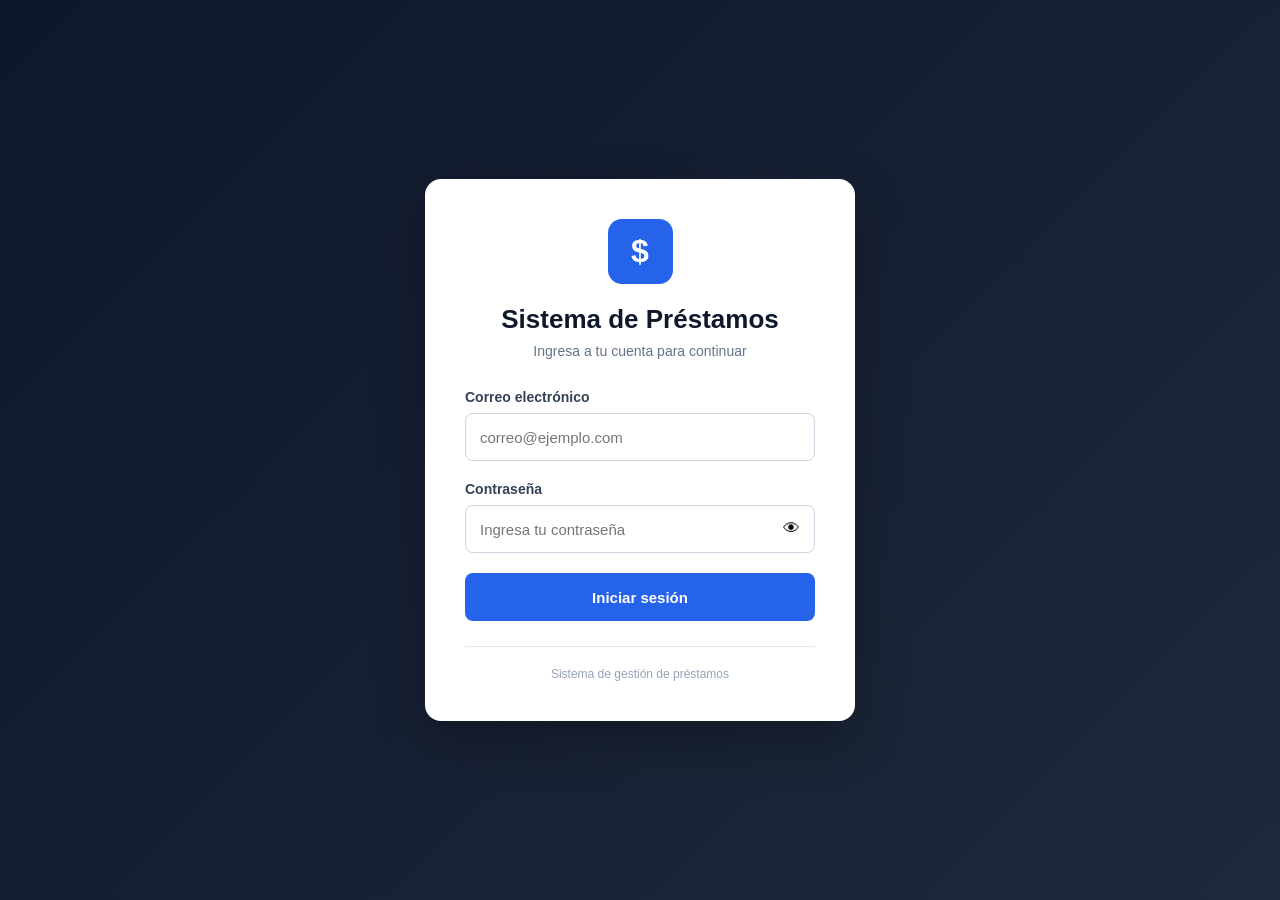
<file: frontend/index.html>
<!DOCTYPE html>
<html lang="es">

<head>
    <meta charset="UTF-8">

    <meta
        name="viewport"
        content="width=device-width, initial-scale=1.0"
    >

    <title>Sistema de Préstamos</title>

    <link
        rel="stylesheet"
        href="css/login.css"
    >
</head>

<body>

    <main class="login-container">

        <section class="login-card">

            <div class="login-header">

                <div class="logo">
                    $
                </div>

                <h1>Sistema de Préstamos</h1>

                <p>
                    Ingresa a tu cuenta para continuar
                </p>

            </div>


            <form id="loginForm">

                <div class="form-group">

                    <label for="correo">
                        Correo electrónico
                    </label>

                    <input
                        type="email"
                        id="correo"
                        name="correo"
                        placeholder="correo@ejemplo.com"
                        autocomplete="email"
                        required
                    >

                </div>


                <div class="form-group">

                    <label for="password">
                        Contraseña
                    </label>

                    <div class="password-container">

                        <input
                            type="password"
                            id="password"
                            name="password"
                            placeholder="Ingresa tu contraseña"
                            autocomplete="current-password"
                            required
                        >

                        <button
                            type="button"
                            id="mostrarPassword"
                            class="password-button"
                            aria-label="Mostrar contraseña"
                        >
                            👁
                        </button>

                    </div>

                </div>


                <div
                    id="mensaje"
                    class="mensaje"
                ></div>


                <button
                    type="submit"
                    id="loginButton"
                    class="login-button"
                >
                    Iniciar sesión
                </button>

            </form>


            <div class="login-footer">

                <p>
                    Sistema de gestión de préstamos
                </p>

            </div>

        </section>

    </main>


    <script src="js/login.js"></script>

</body>

</html>
</file>
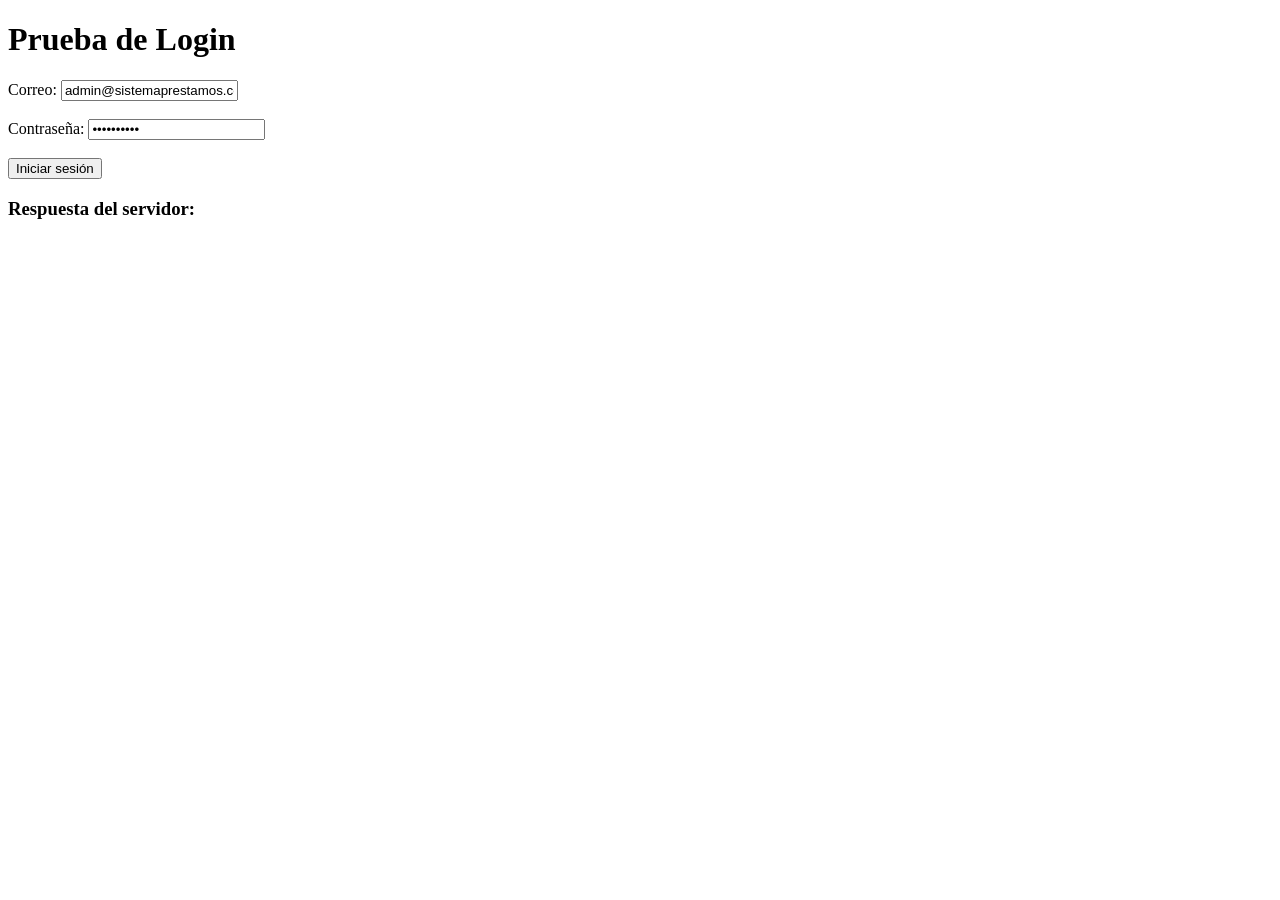
<file: frontend/test-login.html>
<!DOCTYPE html>
<html lang="es">
<head>
    <meta charset="UTF-8">
    <meta name="viewport" content="width=device-width, initial-scale=1.0">

    <title>Prueba de Login</title>
</head>

<body>

    <h1>Prueba de Login</h1>

    <form id="loginForm">

        <div>
            <label for="correo">Correo:</label>
            <input
                type="email"
                id="correo"
                value="admin@sistemaprestamos.com"
                required
            >
        </div>

        <br>

        <div>
            <label for="password">Contraseña:</label>
            <input
                type="password"
                id="password"
                value="Admin12345"
                required
            >
        </div>

        <br>

        <button type="submit">
            Iniciar sesión
        </button>

    </form>

    <h3>Respuesta del servidor:</h3>

    <pre id="resultado"></pre>


    <script>

        const formulario = document.getElementById("loginForm");
        const resultado = document.getElementById("resultado");


        formulario.addEventListener("submit", async function(event) {

            event.preventDefault();


            const correo = document.getElementById("correo").value;
            const password = document.getElementById("password").value;


            try {

                const respuesta = await fetch(
                    "../backend/routes/login.php",
                    {
                        method: "POST",

                        headers: {
                            "Content-Type": "application/json"
                        },

                        body: JSON.stringify({
                            correo: correo,
                            password: password
                        })
                    }
                );


                const datos = await respuesta.json();


                resultado.textContent =
                    JSON.stringify(datos, null, 4);


            } catch (error) {

                resultado.textContent =
                    "Error al conectar con el servidor: " + error;

            }

        });

    </script>

</body>
</html>
</file>
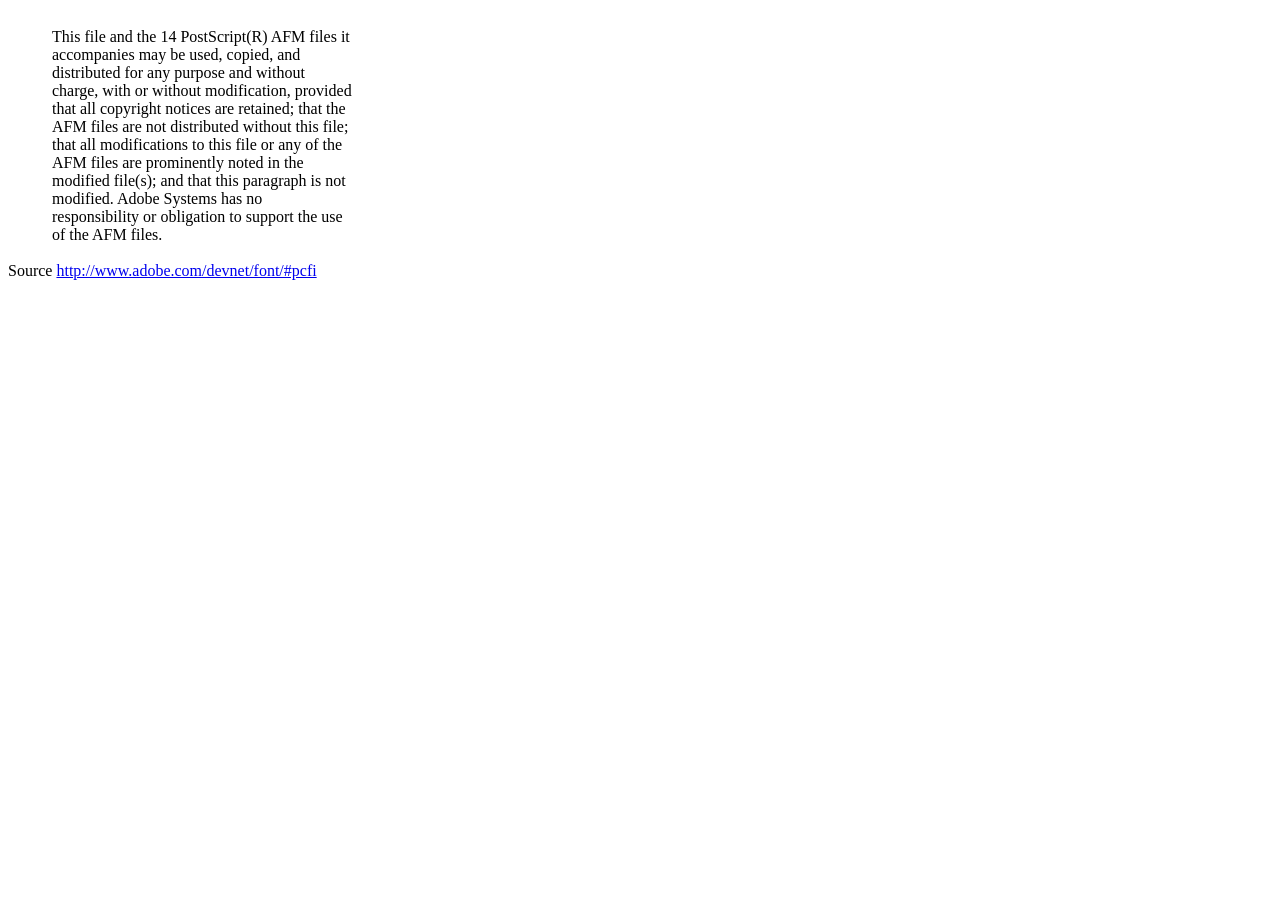
<file: vendor/dompdf/dompdf/lib/fonts/mustRead.html>
<html>
	<head>
		<meta http-equiv="content-type" content="text/html;charset=iso-8859-1">
		<meta name="generator" content="Adobe GoLive 4">
		<title>Core 14 AFM Files - ReadMe</title>
	</head>
	<body bgcolor="white">
		<font color="white">or</font>
		<table border="0" cellpadding="0" cellspacing="2">
			<tr>
				<td width="40"></td>
				<td width="300">This file and the 14 PostScript(R) AFM files it accompanies may be used, copied, and distributed for any purpose and without charge, with or without modification, provided that all copyright notices are retained; that the AFM files are not distributed without this file; that all modifications to this file or any of the AFM files are prominently noted in the modified file(s); and that this paragraph is not modified. Adobe Systems has no responsibility or obligation to support the use of the AFM files. <font color="white">Col</font></td>
			</tr>
		</table>
		<p>Source <a href="http://www.adobe.com/devnet/font/#pcfi">http://www.adobe.com/devnet/font/#pcfi</a></p>
</body>
</html>
</file>
<file: frontend/css/login.css>
* {
    margin: 0;
    padding: 0;
    box-sizing: border-box;
}


body {
    font-family: Arial, Helvetica, sans-serif;

    min-height: 100vh;

    background:
        linear-gradient(
            135deg,
            #0f172a,
            #1e293b
        );

    display: flex;
    align-items: center;
    justify-content: center;

    color: #1e293b;
}


.login-container {
    width: 100%;
    padding: 20px;
}


.login-card {
    width: 100%;
    max-width: 430px;

    margin: auto;

    background: #ffffff;

    border-radius: 16px;

    padding: 40px;

    box-shadow:
        0 20px 50px rgba(0, 0, 0, 0.25);
}


.login-header {
    text-align: center;

    margin-bottom: 30px;
}


.logo {
    width: 65px;
    height: 65px;

    margin: 0 auto 20px;

    display: flex;
    align-items: center;
    justify-content: center;

    border-radius: 14px;

    background: #2563eb;

    color: white;

    font-size: 32px;
    font-weight: bold;
}


.login-header h1 {
    font-size: 26px;

    margin-bottom: 8px;

    color: #0f172a;
}


.login-header p {
    color: #64748b;

    font-size: 14px;
}


.form-group {
    margin-bottom: 20px;
}


.form-group label {
    display: block;

    margin-bottom: 8px;

    font-size: 14px;

    font-weight: 600;

    color: #334155;
}


.form-group input {
    width: 100%;

    height: 48px;

    padding: 0 14px;

    border: 1px solid #cbd5e1;

    border-radius: 8px;

    outline: none;

    font-size: 15px;

    transition: 0.2s;
}


.form-group input:focus {
    border-color: #2563eb;

    box-shadow:
        0 0 0 3px rgba(37, 99, 235, 0.12);
}


.password-container {
    position: relative;
}


.password-container input {
    padding-right: 50px;
}


.password-button {
    position: absolute;

    right: 5px;
    top: 5px;

    width: 38px;
    height: 38px;

    border: none;

    background: transparent;

    cursor: pointer;

    border-radius: 6px;

    font-size: 17px;
}


.password-button:hover {
    background: #f1f5f9;
}


.login-button {
    width: 100%;

    height: 48px;

    border: none;

    border-radius: 8px;

    background: #2563eb;

    color: white;

    font-size: 15px;

    font-weight: 600;

    cursor: pointer;

    transition: 0.2s;
}


.login-button:hover {
    background: #1d4ed8;
}


.login-button:disabled {
    opacity: 0.7;

    cursor: not-allowed;
}


.mensaje {
    display: none;

    padding: 12px;

    margin-bottom: 18px;

    border-radius: 8px;

    font-size: 14px;

    text-align: center;
}


.mensaje.error {
    display: block;

    background: #fee2e2;

    color: #991b1b;
}


.mensaje.exito {
    display: block;

    background: #dcfce7;

    color: #166534;
}


.login-footer {
    margin-top: 25px;

    text-align: center;

    border-top: 1px solid #e2e8f0;

    padding-top: 20px;
}


.login-footer p {
    color: #94a3b8;

    font-size: 12px;
}


@media (max-width: 500px) {

    .login-card {
        padding: 30px 22px;
    }

    .login-header h1 {
        font-size: 23px;
    }

}
</file>
